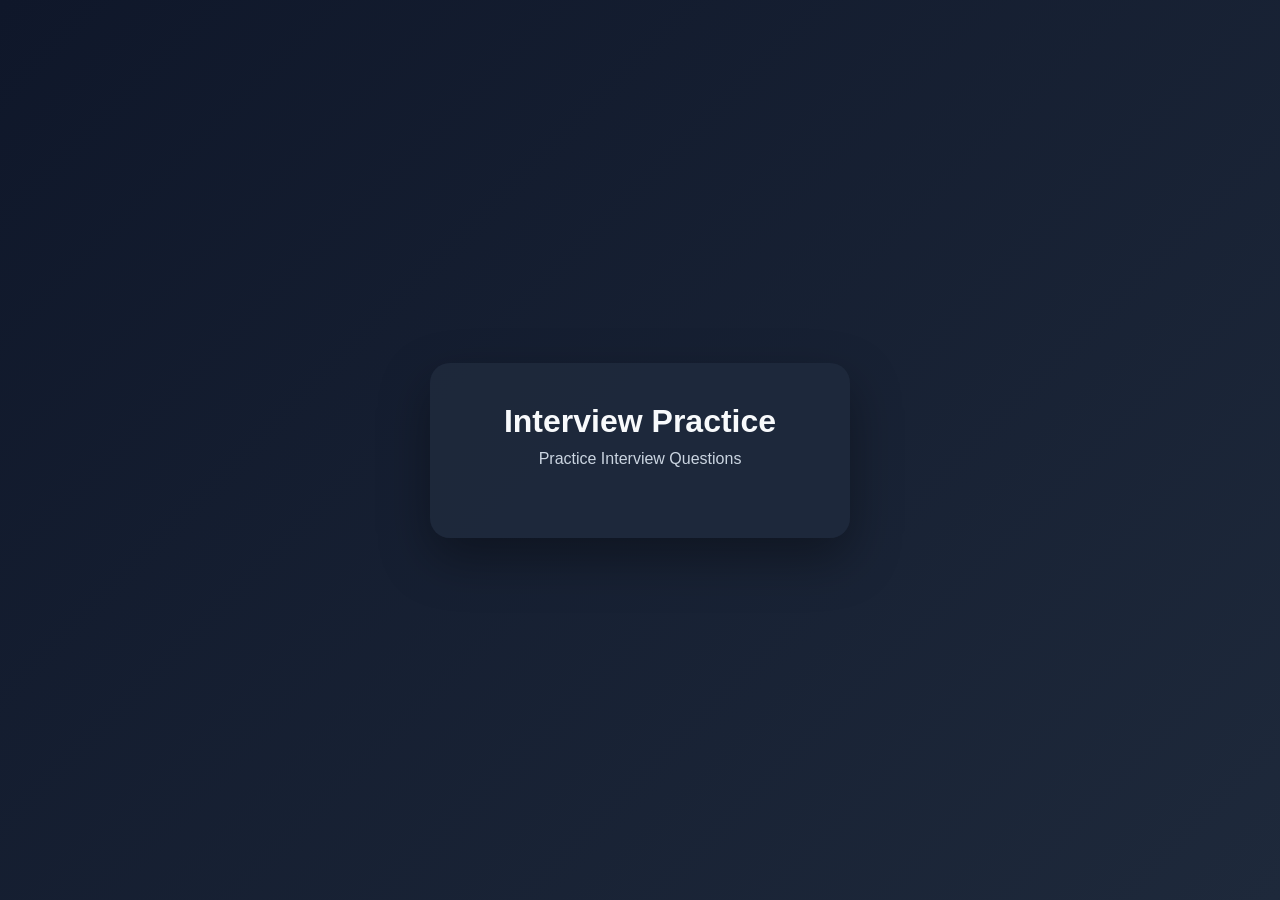
<file: index.html>
<!DOCTYPE html>
<html lang="en">
<head>
    <meta charset="UTF-8">
    <meta name="viewport" content="width=device-width, initial-scale=1.0">
    <title>Laravel Interview Practice</title>

    <link rel="stylesheet" href="assets/css/main.css">

    <script src="https://ajax.googleapis.com/ajax/libs/jquery/3.7.1/jquery.min.js"></script>
    <script src="https://accounts.google.com/gsi/client" async defer></script>
</head>
<body>

    <div class="login-wrapper">
        <div class="login-container">
            <h1>Interview Practice</h1>
            <p>Practice Interview Questions</p>

            <div id="g_id_onload"
                data-client_id="785483658298-77cl9ol3von72pr7kbojphfdve2kfpb7.apps.googleusercontent.com"
                data-callback="handleCredentialResponse">
            </div>

            <div class="google-login">
                <div class="g_id_signin"
                    data-type="standard"
                    data-shape="pill"
                    data-theme="outline"
                    data-text="signin_with"
                    data-size="large"
                    data-logo_alignment="left">
                </div>
            </div>
        </div>
    </div>

    <script src="assets/js/auth.js"></script>
</body>
</html>
</file>
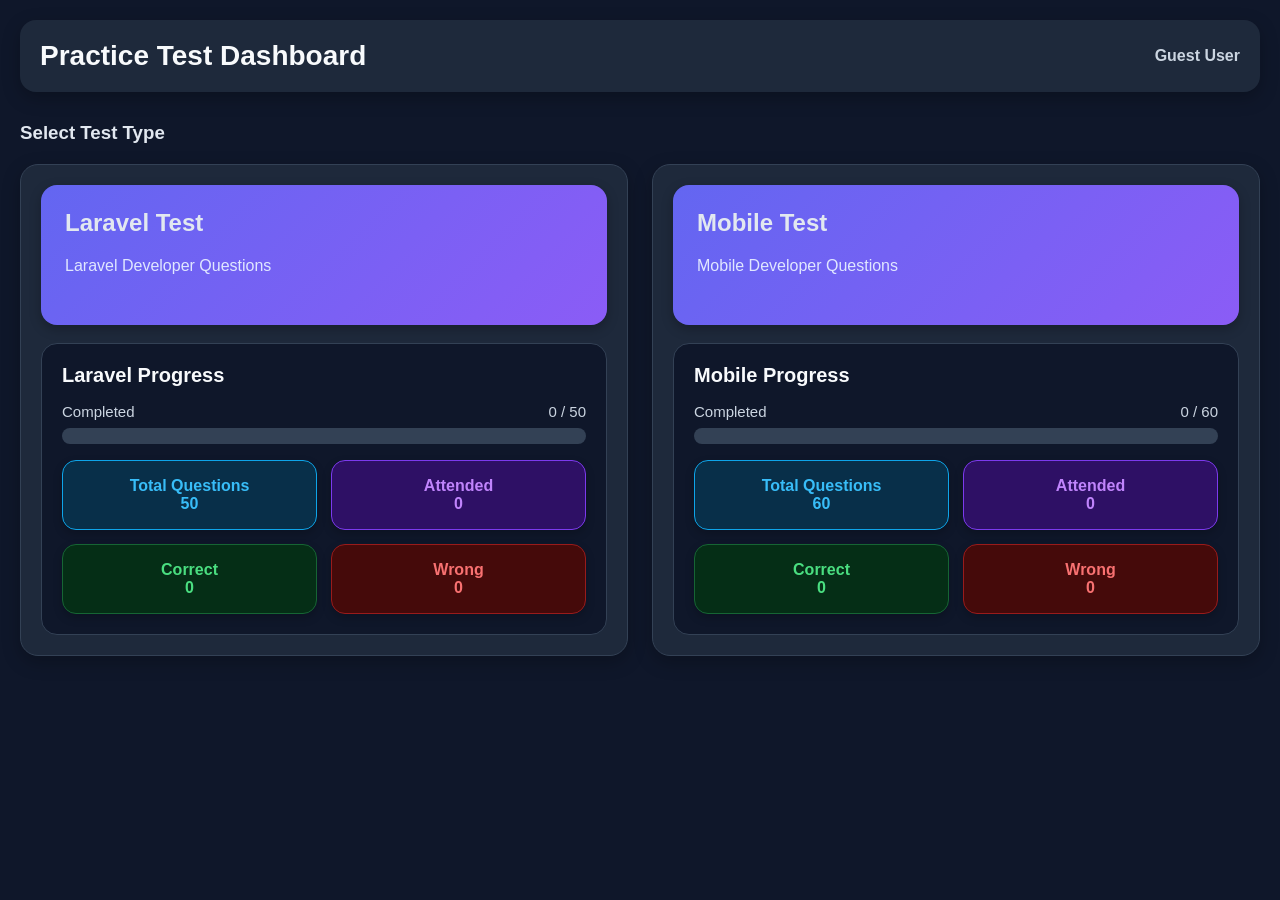
<file: dashboard.html>
<!DOCTYPE html>
<html lang="en">
<head>
  <meta charset="UTF-8" />
  <meta name="viewport" content="width=device-width, initial-scale=1.0"/>
  <title>Dashboard</title>
  <script src="https://ajax.googleapis.com/ajax/libs/jquery/3.7.1/jquery.min.js"></script>
  <style>
    body {
      margin: 0;
      padding: 20px;
      font-family: Arial, sans-serif;
      background: #0f172a;
      color: #f8fafc;
      box-sizing: border-box;
    }

    *,
    *::before,
    *::after {
      box-sizing: border-box;
    }

    .header {
      display: flex;
      justify-content: space-between;
      align-items: center;
      margin-bottom: 30px;
      padding: 20px;
      border-radius: 16px;
      background: #1e293b;
      box-shadow: 0 6px 18px rgba(0,0,0,0.25);
      gap: 12px;
      flex-wrap: wrap;
    }

    .header h2 {
      margin: 0;
      color: #f8fafc;
      font-size: 28px;
    }

    #userName {
      font-size: 16px;
      color: #cbd5e1;
      font-weight: bold;
    }

    #testTypeSection h3 {
      color: #e2e8f0;
      margin-bottom: 20px;
    }

    .test-types {
      display: grid;
      grid-template-columns: repeat(auto-fit, minmax(420px, 1fr));
      gap: 24px;
      margin-top: 20px;
      align-items: stretch;
    }

    .test-wrapper {
      display: flex;
      flex-direction: column;
      gap: 18px;
      background: #1e293b;
      border-radius: 18px;
      padding: 20px;
      box-shadow: 0 6px 18px rgba(0,0,0,0.25);
      border: 1px solid #334155;
    }

    .card {
      width: 100%;
      min-height: 140px;
      padding: 24px;
      border-radius: 16px;
      background: linear-gradient(135deg, #6366f1, #8b5cf6);
      box-shadow: 0 4px 12px rgba(0,0,0,0.25);
      cursor: pointer;
      transition: 0.3s;
      color: #fff;
    }

    .card:hover {
      transform: translateY(-5px);
    }

    .card h3 {
      margin-top: 0;
      margin-bottom: 10px;
      font-size: 24px;
    }

    .card p {
      margin: 0;
      font-size: 16px;
      color: #e0e7ff;
    }

    .progress-card {
      width: 100%;
      background: #0f172a;
      border-radius: 16px;
      padding: 20px;
      border: 1px solid #334155;
    }

    .progress-title {
      font-size: 20px;
      font-weight: bold;
      color: #f8fafc;
      margin-bottom: 16px;
    }

    .progress-label {
      display: flex;
      justify-content: space-between;
      margin-bottom: 8px;
      font-size: 15px;
      color: #cbd5e1;
      gap: 10px;
      flex-wrap: wrap;
    }

    .progress-bar {
      width: 100%;
      height: 16px;
      background: #334155;
      border-radius: 10px;
      overflow: hidden;
      margin-bottom: 16px;
    }

    .progress-fill {
      height: 100%;
      background: linear-gradient(90deg, #22c55e, #3b82f6);
      border-radius: 10px;
      transition: width 0.4s ease;
      width: 0%;
    }

    .stats-grid {
      display: grid;
      grid-template-columns: repeat(2, 1fr);
      gap: 14px;
      margin-top: 10px;
    }

    .stat-card {
      border-radius: 14px;
      padding: 16px;
      text-align: center;
      font-weight: bold;
      font-size: 16px;
      box-shadow: 0 4px 10px rgba(0,0,0,0.2);
    }

    .stat-card.correct {
      background: #052e16;
      color: #4ade80;
      border: 1px solid #166534;
    }

    .stat-card.wrong {
      background: #450a0a;
      color: #f87171;
      border: 1px solid #991b1b;
    }

    .stat-card.total {
      background: #082f49;
      color: #38bdf8;
      border: 1px solid #0ea5e9;
    }

    .stat-card.attended {
      background: #2e1065;
      color: #c084fc;
      border: 1px solid #7c3aed;
    }

    @media (max-width: 768px) {
      body {
        padding: 14px;
      }

      .header {
        flex-direction: column;
        align-items: flex-start;
        padding: 16px;
      }

      .header h2 {
        font-size: 24px;
      }

      .test-types {
        grid-template-columns: 1fr;
        gap: 18px;
      }

      .test-wrapper {
        padding: 16px;
      }

      .card {
        padding: 20px;
        min-height: auto;
      }

      .card h3 {
        font-size: 20px;
      }

      .card p {
        font-size: 15px;
      }

      .progress-card {
        padding: 16px;
      }

      .stats-grid {
        grid-template-columns: 1fr 1fr;
        gap: 12px;
      }
    }

    @media (max-width: 480px) {
      body {
        padding: 10px;
      }

      .header {
        padding: 14px;
        margin-bottom: 20px;
        border-radius: 12px;
      }

      .header h2 {
        font-size: 20px;
      }

      #testTypeSection h3 {
        font-size: 18px;
        margin-bottom: 14px;
      }

      .test-wrapper {
        padding: 12px;
        gap: 14px;
        border-radius: 14px;
      }

      .card {
        padding: 16px;
        border-radius: 12px;
      }

      .card h3 {
        font-size: 18px;
        margin-bottom: 8px;
      }

      .card p {
        font-size: 14px;
        line-height: 1.5;
      }

      .progress-card {
        padding: 14px;
        border-radius: 12px;
      }

      .progress-title {
        font-size: 17px;
      }

      .progress-label {
        font-size: 13px;
        flex-direction: column;
        align-items: flex-start;
      }

      .progress-bar {
        height: 14px;
      }

      .stats-grid {
        grid-template-columns: 1fr;
      }

      .stat-card {
        padding: 14px;
        font-size: 14px;
      }
    }
  </style>
</head>
<body>

  <div class="header">
    <h2>Practice Test Dashboard</h2>
    <div id="userName"></div>
  </div>

  <div id="testTypeSection">
    <h3>Select Test Type</h3>
    <div class="test-types">

      <div class="test-wrapper">
        <div class="card test-card" data-test="laravel">
          <h3>Laravel Test</h3>
          <p>Laravel Developer Questions</p>
        </div>

        <div class="progress-card">
          <div class="progress-title">Laravel Progress</div>
          <div class="progress-label">
            <span>Completed</span>
            <span id="laravelProgressText">0 / 0</span>
          </div>
          <div class="progress-bar">
            <div class="progress-fill" id="laravelProgressBar"></div>
          </div>

          <div class="stats-grid">
            <div class="stat-card total">
              Total Questions<br>
              <span id="laravelTotal">0</span>
            </div>
            <div class="stat-card attended">
              Attended<br>
              <span id="laravelAttended">0</span>
            </div>
            <div class="stat-card correct">
              Correct<br>
              <span id="laravelCorrect">0</span>
            </div>
            <div class="stat-card wrong">
              Wrong<br>
              <span id="laravelWrong">0</span>
            </div>
          </div>
        </div>
      </div>

      <div class="test-wrapper">
        <div class="card test-card" data-test="ios">
          <h3>Mobile Test</h3>
          <p>Mobile Developer Questions</p>
        </div>

        <div class="progress-card">
          <div class="progress-title">Mobile Progress</div>
          <div class="progress-label">
            <span>Completed</span>
            <span id="iosProgressText">0 / 0</span>
          </div>
          <div class="progress-bar">
            <div class="progress-fill" id="iosProgressBar"></div>
          </div>

          <div class="stats-grid">
            <div class="stat-card total">
              Total Questions<br>
              <span id="iosTotal">0</span>
            </div>
            <div class="stat-card attended">
              Attended<br>
              <span id="iosAttended">0</span>
            </div>
            <div class="stat-card correct">
              Correct<br>
              <span id="iosCorrect">0</span>
            </div>
            <div class="stat-card wrong">
              Wrong<br>
              <span id="iosWrong">0</span>
            </div>
          </div>
        </div>
      </div>

    </div>
  </div>

  <script>
    $(document).ready(function () {
      const user = JSON.parse(localStorage.getItem("user"));

      if (user && user.name) {
        $("#userName").text(user.name);
      } else {
        $("#userName").text("Guest User");
      }

      function getNumber(key) {
        return parseInt(localStorage.getItem(key)) || 0;
      }

      function getModuleStats(moduleName) {
        const basicCorrect = getNumber(moduleName + "_correct_basic");
        const basicWrong = getNumber(moduleName + "_wrong_basic");

        const mediumCorrect = getNumber(moduleName + "_correct_medium");
        const mediumWrong = getNumber(moduleName + "_wrong_medium");

        const hardCorrect = getNumber(moduleName + "_correct_hard");
        const hardWrong = getNumber(moduleName + "_wrong_hard");

        const correct = basicCorrect + mediumCorrect + hardCorrect;
        const wrong = basicWrong + mediumWrong + hardWrong;
        const attended = correct + wrong;

        return {
          correct: correct,
          wrong: wrong,
          attended: attended
        };
      }

      function updateProgress(prefix, data) {
        const total = data.total || 0;
        const attended = data.attended || 0;
        const correct = data.correct || 0;
        const wrong = data.wrong || 0;
        const percentage = total > 0 ? (attended / total) * 100 : 0;

        $("#" + prefix + "Total").text(total);
        $("#" + prefix + "Attended").text(attended);
        $("#" + prefix + "Correct").text(correct);
        $("#" + prefix + "Wrong").text(wrong);
        $("#" + prefix + "ProgressText").text(attended + " / " + total);
        $("#" + prefix + "ProgressBar").css("width", percentage + "%");
      }

      function loadQuestionCount(filePath, prefix, moduleName) {
        $.getJSON(filePath, function (questions) {
          const totalQuestions = Array.isArray(questions) ? questions.length : 0;
          const stats = getModuleStats(moduleName);

          updateProgress(prefix, {
            total: totalQuestions,
            attended: stats.attended,
            correct: stats.correct,
            wrong: stats.wrong
          });
        }).fail(function () {
          console.error("Failed to load " + filePath);

          const stats = getModuleStats(moduleName);

          updateProgress(prefix, {
            total: 0,
            attended: stats.attended,
            correct: stats.correct,
            wrong: stats.wrong
          });
        });
      }

      loadQuestionCount("assets/data/laravel_questions_500.json", "laravel", "laravel");
      loadQuestionCount("assets/data/ios_questions.json", "ios", "mobile");

      $(".test-card").on("click", function () {
        const testType = $(this).data("test");

        if (testType === "laravel") {
          window.location.href = "laravel.html";
        } else if (testType === "ios") {
          window.location.href = "mobile.html";
        }
      });
    });
  </script>

</body>
</html>
</file>
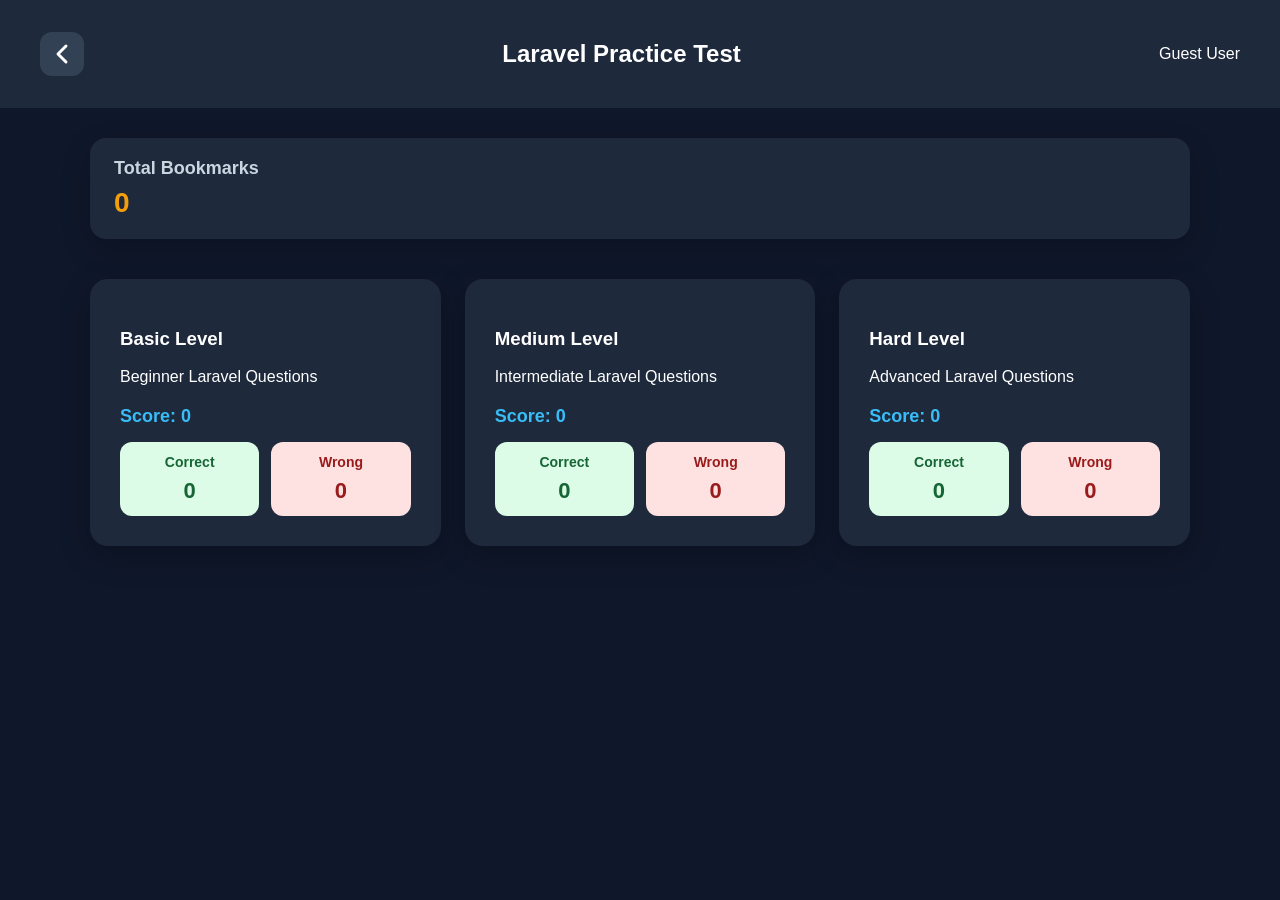
<file: laravel.html>
<!DOCTYPE html>
<html>
<head>
  <title>Dashboard</title>
  <link rel="stylesheet" href="assets/css/dashboard.css">
  <script src="https://ajax.googleapis.com/ajax/libs/jquery/3.7.1/jquery.min.js"></script>
  <meta name="viewport" content="width=device-width, initial-scale=1.0">

  <style>
    .result-box {
      display: flex;
      gap: 12px;
      margin-top: 15px;
      flex-wrap: wrap;
    }
    
    .mini-card {
      flex: 1;
      min-width: 110px;
      padding: 12px;
      border-radius: 12px;
      text-align: center;
    }
    
    .mini-card h4 {
      margin: 0 0 8px;
      font-size: 14px;
    }
    
    .mini-card p {
      margin: 0;
      font-size: 22px;
      font-weight: bold;
    }
    
    .correct-card {
      background: #dcfce7;
      color: #166534;
    }
    
    .wrong-card {
      background: #fee2e2;
      color: #991b1b;
    }
    </style>
    
</head>
<body>

<div class="header">
    <button id="backToDashboard" class="icon-btn" title="Back">
        <svg class="icon" viewBox="0 0 24 24" fill="none">
          <path d="M15 18l-6-6 6-6" stroke="currentColor" stroke-width="2.2" stroke-linecap="round" stroke-linejoin="round"/>
        </svg>
      </button>
      
      <h2>Laravel Practice Test</h2>
  <div id="userName"></div>
</div>

<div class="summary-bar">
  <div class="summary-card">
    <h4>Total Bookmarks</h4>
    <p id="bookmarkCount">0</p>
  </div>
</div>

<div class="levels">
    <div class="card" data-level="basic">
      <h3>Basic Level</h3>
      <p>Beginner Laravel Questions</p>
      <div class="level-score">Score: <span id="basicScore">0</span></div>
  
      <div class="result-box">
        <div class="mini-card correct-card">
          <h4>Correct</h4>
          <p id="basicCorrect">0</p>
        </div>
        <div class="mini-card wrong-card">
          <h4>Wrong</h4>
          <p id="basicWrong">0</p>
        </div>
      </div>
    </div>
  
    <div class="card" data-level="medium">
      <h3>Medium Level</h3>
      <p>Intermediate Laravel Questions</p>
      <div class="level-score">Score: <span id="mediumScore">0</span></div>
  
      <div class="result-box">
        <div class="mini-card correct-card">
          <h4>Correct</h4>
          <p id="mediumCorrect">0</p>
        </div>
        <div class="mini-card wrong-card">
          <h4>Wrong</h4>
          <p id="mediumWrong">0</p>
        </div>
      </div>
    </div>
  
    <div class="card" data-level="hard">
      <h3>Hard Level</h3>
      <p>Advanced Laravel Questions</p>
      <div class="level-score">Score: <span id="hardScore">0</span></div>
  
      <div class="result-box">
        <div class="mini-card correct-card">
          <h4>Correct</h4>
          <p id="hardCorrect">0</p>
        </div>
        <div class="mini-card wrong-card">
          <h4>Wrong</h4>
          <p id="hardWrong">0</p>
        </div>
      </div>
    </div>
  </div>

  <script>
    const user = JSON.parse(localStorage.getItem("user"));
    const bookmarks = JSON.parse(localStorage.getItem("laravel_bookmarks")) || [];
    
    if (user && user.name) {
      $("#userName").text(user.name);
    } else {
      $("#userName").text("Guest User");
    }
    
    $("#basicScore").text(localStorage.getItem("laravel_score_basic") || 0);
    $("#mediumScore").text(localStorage.getItem("laravel_score_medium") || 0);
    $("#hardScore").text(localStorage.getItem("laravel_score_hard") || 0);
    
    $("#basicCorrect").text(localStorage.getItem("laravel_correct_basic") || 0);
    $("#basicWrong").text(localStorage.getItem("laravel_wrong_basic") || 0);
    
    $("#mediumCorrect").text(localStorage.getItem("laravel_correct_medium") || 0);
    $("#mediumWrong").text(localStorage.getItem("laravel_wrong_medium") || 0);
    
    $("#hardCorrect").text(localStorage.getItem("laravel_correct_hard") || 0);
    $("#hardWrong").text(localStorage.getItem("laravel_wrong_hard") || 0);
    
    $("#bookmarkCount").text(bookmarks.length);
    
    $(".card").click(function () {
      let level = $(this).data("level");
      localStorage.setItem("laravel_level", level);
      window.location = "practice.html";
    });
    
    $("#backToDashboard").click(function () {
      window.location.href = "dashboard.html";
    });
    </script>

</body>
</html>
</file>
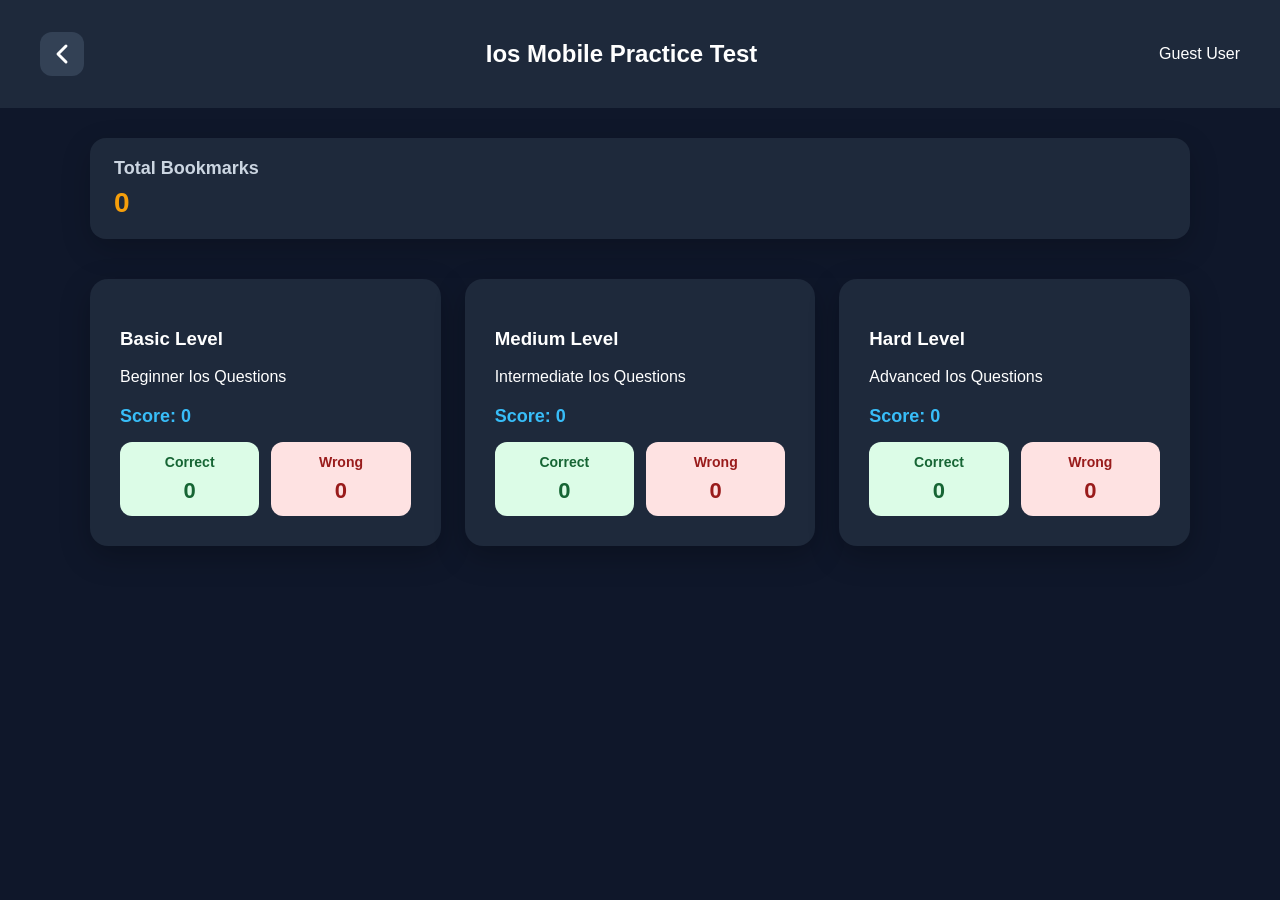
<file: mobile.html>
<!DOCTYPE html>
<html>
<head>
  <title>Dashboard</title>
  <link rel="stylesheet" href="assets/css/dashboard.css">
  <script src="https://ajax.googleapis.com/ajax/libs/jquery/3.7.1/jquery.min.js"></script>
  <meta name="viewport" content="width=device-width, initial-scale=1.0">

  <style>
    .result-box {
  display: flex;
  gap: 12px;
  margin-top: 15px;
  flex-wrap: wrap;
}

.mini-card {
  flex: 1;
  min-width: 110px;
  padding: 12px;
  border-radius: 12px;
  text-align: center;
}

.mini-card h4 {
  margin: 0 0 8px;
  font-size: 14px;
}

.mini-card p {
  margin: 0;
  font-size: 22px;
  font-weight: bold;
}

.correct-card {
  background: #dcfce7;
  color: #166534;
}

.wrong-card {
  background: #fee2e2;
  color: #991b1b;
}
  </style>
</head>
<body>

<div class="header">
  <button id="backToDashboard" class="icon-btn" title="Back">
    <svg class="icon" viewBox="0 0 24 24" fill="none">
      <path d="M15 18l-6-6 6-6" stroke="currentColor" stroke-width="2.2" stroke-linecap="round" stroke-linejoin="round"/>
    </svg>
  </button>
      
  <h2>Ios Mobile Practice Test</h2>
  <div id="userName"></div>
</div>

<div class="summary-bar">
  <div class="summary-card">
    <h4>Total Bookmarks</h4>
    <p id="bookmarkCount">0</p>
  </div>
</div>

<div class="levels">
  <div class="card" data-level="basic">
    <h3>Basic Level</h3>
    <p>Beginner Ios Questions</p>
    <div class="level-score">Score: <span id="basicScore">0</span></div>

    <div class="result-box">
      <div class="mini-card correct-card">
        <h4>Correct</h4>
        <p id="basicCorrect">0</p>
      </div>
      <div class="mini-card wrong-card">
        <h4>Wrong</h4>
        <p id="basicWrong">0</p>
      </div>
    </div>
  </div>

  <div class="card" data-level="medium">
    <h3>Medium Level</h3>
    <p>Intermediate Ios Questions</p>
    <div class="level-score">Score: <span id="mediumScore">0</span></div>

    <div class="result-box">
      <div class="mini-card correct-card">
        <h4>Correct</h4>
        <p id="mediumCorrect">0</p>
      </div>
      <div class="mini-card wrong-card">
        <h4>Wrong</h4>
        <p id="mediumWrong">0</p>
      </div>
    </div>
  </div>

  <div class="card" data-level="hard">
    <h3>Hard Level</h3>
    <p>Advanced Ios Questions</p>
    <div class="level-score">Score: <span id="hardScore">0</span></div>

    <div class="result-box">
      <div class="mini-card correct-card">
        <h4>Correct</h4>
        <p id="hardCorrect">0</p>
      </div>
      <div class="mini-card wrong-card">
        <h4>Wrong</h4>
        <p id="hardWrong">0</p>
      </div>
    </div>
  </div>
</div>

<script>
  const user = JSON.parse(localStorage.getItem("user"));
  const bookmarks = JSON.parse(localStorage.getItem("mobile_bookmarks")) || [];

  if (user && user.name) {
    $("#userName").text(user.name);
  } else {
    $("#userName").text("Guest User");
  }

  $("#basicScore").text(localStorage.getItem("mobile_score_basic") || 0);
  $("#mediumScore").text(localStorage.getItem("mobile_score_medium") || 0);
  $("#hardScore").text(localStorage.getItem("mobile_score_hard") || 0);

  $("#basicCorrect").text(localStorage.getItem("mobile_correct_basic") || 0);
  $("#basicWrong").text(localStorage.getItem("mobile_wrong_basic") || 0);

  $("#mediumCorrect").text(localStorage.getItem("mobile_correct_medium") || 0);
  $("#mediumWrong").text(localStorage.getItem("mobile_wrong_medium") || 0);

  $("#hardCorrect").text(localStorage.getItem("mobile_correct_hard") || 0);
  $("#hardWrong").text(localStorage.getItem("mobile_wrong_hard") || 0);

  $("#bookmarkCount").text(bookmarks.length);

  $(".card").click(function () {
    let level = $(this).data("level");
    localStorage.setItem("mobile_level", level);
    window.location = "mobile_practice.html";
  });

  $("#backToDashboard").click(function () {
    window.location.href = "dashboard.html";
  });
</script>

</body>
</html>
</file>
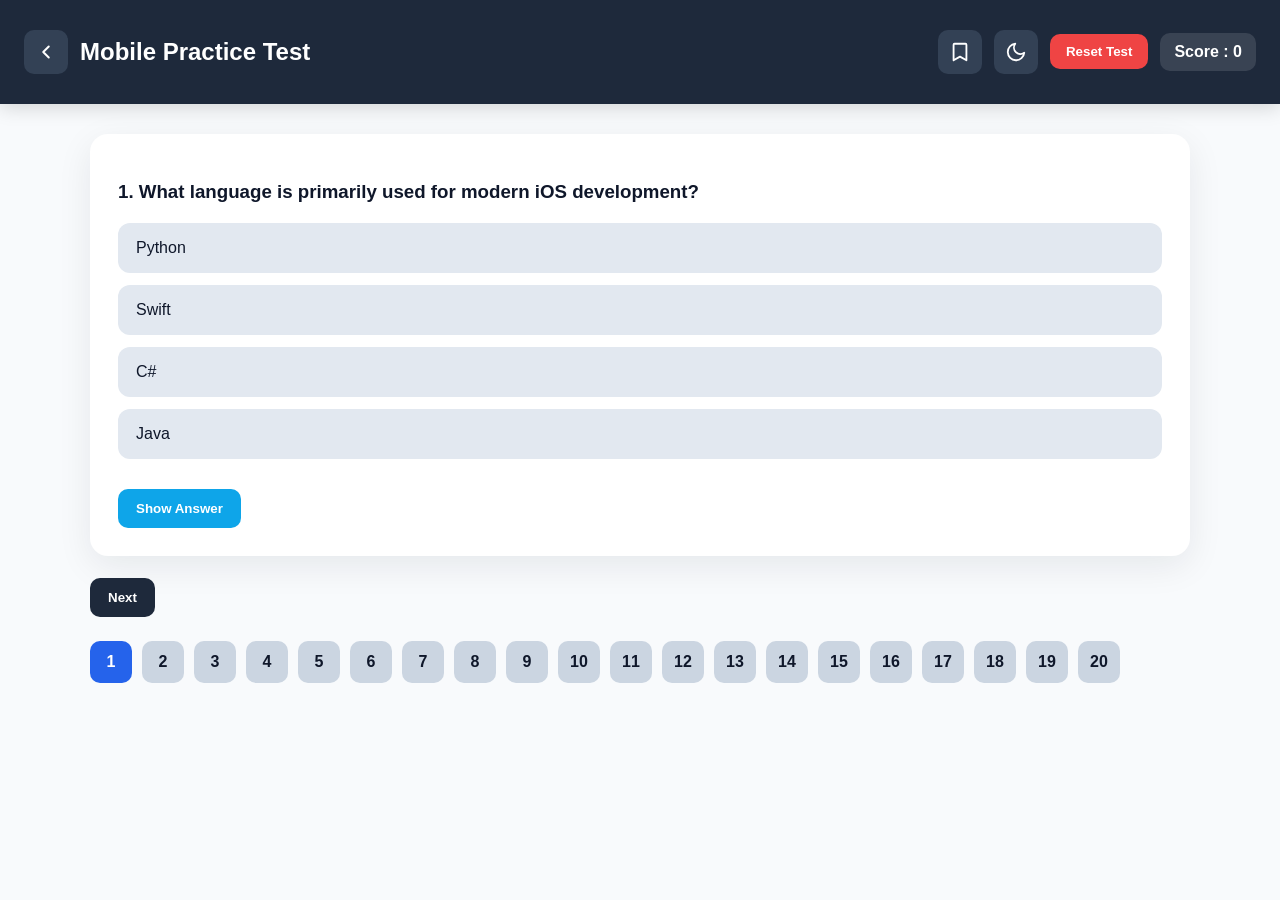
<file: mobile_practice.html>
<!DOCTYPE html>
<html>
<head>
  <title>Practice</title>

  <link rel="stylesheet" href="assets/css/main.css">
  <link rel="stylesheet" href="assets/css/practice.css">

  <script src="https://ajax.googleapis.com/ajax/libs/jquery/3.7.1/jquery.min.js"></script>
  <meta name="viewport" content="width=device-width, initial-scale=1.0">
</head>
<body>

<div class="topbar">
  <div class="topbar-left">
    <button id="backToDashboard" class="icon-btn" title="Back">
      <svg class="icon" viewBox="0 0 24 24" fill="none">
        <path d="M15 18l-6-6 6-6" stroke="currentColor" stroke-width="2.2" stroke-linecap="round" stroke-linejoin="round"/>
      </svg>
    </button>

    <h2 id="headerName">Mobile Practice Test</h2>
  </div>

  <div class="controls">
    <button id="bookmarkBtn" class="icon-btn" title="Bookmark">
      <svg class="icon" viewBox="0 0 24 24" fill="none">
        <path d="M6 3h12a1 1 0 0 1 1 1v17l-7-4-7 4V4a1 1 0 0 1 1-1z"
              stroke="currentColor" stroke-width="2" stroke-linecap="round" stroke-linejoin="round"/>
      </svg>
    </button>

    <button id="darkMode" class="icon-btn" title="Dark Mode">
      <svg class="icon" viewBox="0 0 24 24" fill="none">
        <path d="M21 12.8A9 9 0 1 1 11.2 3 7 7 0 0 0 21 12.8z"
              stroke="currentColor" stroke-width="2" stroke-linecap="round" stroke-linejoin="round"/>
      </svg>
    </button>

    <button id="resetTest" class="reset-btn">Reset Test</button>

    <div class="score-box">Score : <span id="score">0</span></div>
  </div>
</div>

<div class="container">
  <div id="questionContainer"></div>

  <div class="navButtons">
    <button id="prev">Previous</button>
    <button id="next">Next</button>
  </div>

  <div id="navigation"></div>
</div>

<script src="assets/js/mobile.js"></script>
</body>
</html>
</file>
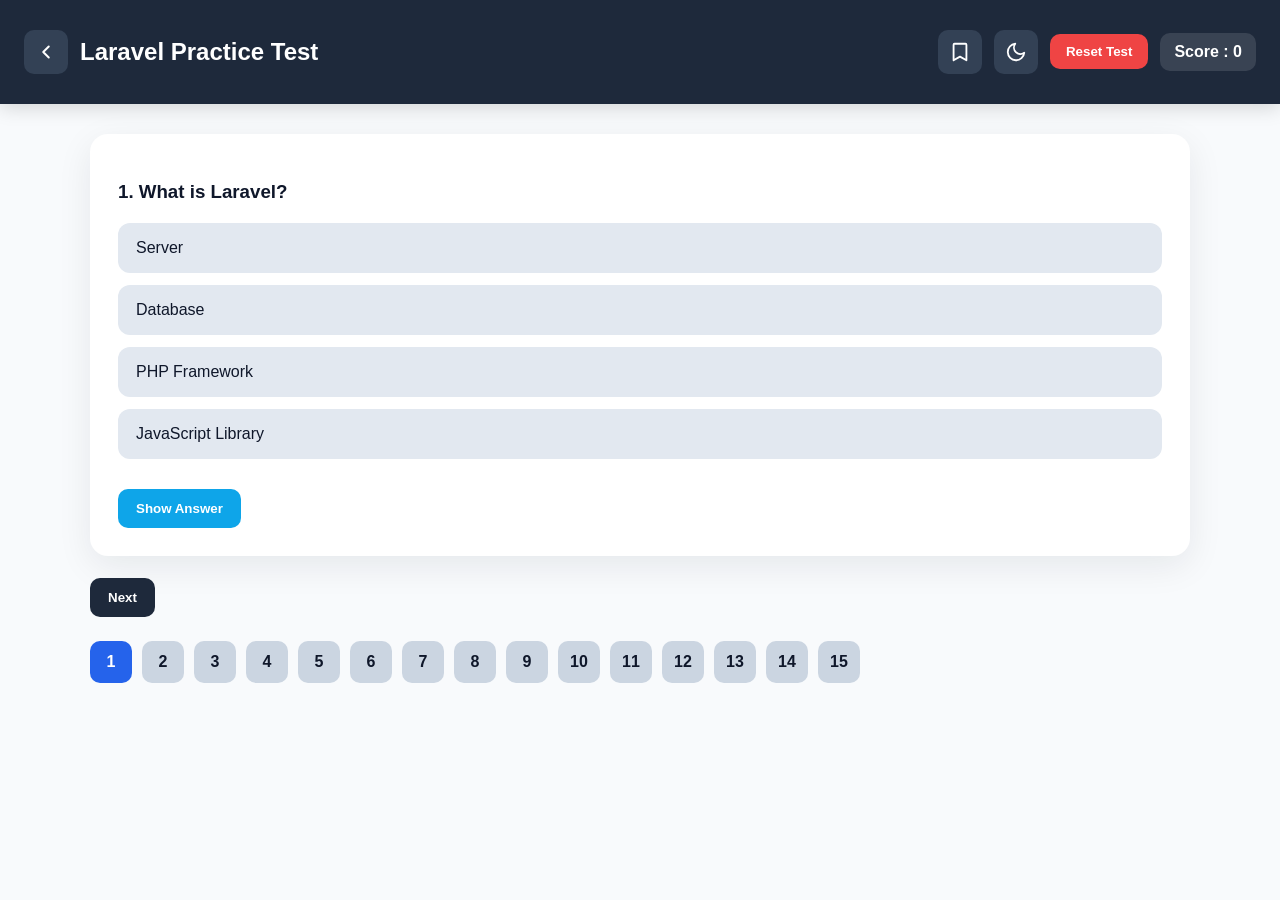
<file: practice.html>
<!DOCTYPE html>
<html>
<head>
  <title>Practice</title>

  <link rel="stylesheet" href="assets/css/main.css">
  <link rel="stylesheet" href="assets/css/practice.css">

  <script src="https://ajax.googleapis.com/ajax/libs/jquery/3.7.1/jquery.min.js"></script>
  <meta name="viewport" content="width=device-width, initial-scale=1.0">
  
</head>
<body>

<div class="topbar">
  <div class="topbar-left">
    <button id="backToDashboard" class="icon-btn" title="Back">
      <svg class="icon" viewBox="0 0 24 24" fill="none">
        <path d="M15 18l-6-6 6-6" stroke="currentColor" stroke-width="2.2" stroke-linecap="round" stroke-linejoin="round"/>
      </svg>
    </button>

    <h2 id="headerName">Laravel Practice Test</h2>
  </div>

  <div class="controls">
    <button id="bookmarkBtn" class="icon-btn" title="Bookmark">
      <svg class="icon" viewBox="0 0 24 24" fill="none">
        <path d="M6 3h12a1 1 0 0 1 1 1v17l-7-4-7 4V4a1 1 0 0 1 1-1z"
              stroke="currentColor" stroke-width="2" stroke-linecap="round" stroke-linejoin="round"/>
      </svg>
    </button>

    <button id="darkMode" class="icon-btn" title="Dark Mode">
      <svg class="icon" viewBox="0 0 24 24" fill="none">
        <path d="M21 12.8A9 9 0 1 1 11.2 3 7 7 0 0 0 21 12.8z"
              stroke="currentColor" stroke-width="2" stroke-linecap="round" stroke-linejoin="round"/>
      </svg>
    </button>

    <button id="resetTest" class="reset-btn">Reset Test</button>

    <div class="score-box">Score : <span id="score">0</span></div>
  </div>
</div>

<div class="container">
  <div id="questionContainer"></div>

  <div class="navButtons">
    <button id="prev">Previous</button>
    <button id="next">Next</button>
  </div>

  <div id="navigation"></div>
</div>

<script src="assets/js/practice.js"></script>
</body>
</html>
</file>
<file: assets/css/main.css>
* {
    box-sizing: border-box;
  }
  
  body {
    margin: 0;
    font-family: 'Inter', sans-serif;
    background: linear-gradient(135deg, #0f172a, #1e293b);
    color: white;
    min-height: 100vh;
  }
  
  .login-wrapper {
    min-height: 100vh;
    display: flex;
    align-items: center;
    justify-content: center;
    padding: 20px;
  }
  
  .login-container {
    width: 100%;
    max-width: 420px;
    background: rgba(30, 41, 59, 0.95);
    padding: 40px 30px;
    border-radius: 20px;
    text-align: center;
    box-shadow: 0 20px 50px rgba(0, 0, 0, 0.35);
  }
  
  .login-container h1 {
    margin: 0 0 10px;
    font-size: 32px;
    font-weight: 700;
    color: #f8fafc;
  }
  
  .login-container p {
    margin: 0 0 30px;
    font-size: 16px;
    color: #cbd5e1;
  }
  
  .google-login {
    display: flex;
    justify-content: center;
    align-items: center;
    width: 100%;
  }
  
  .google-login > div {
    display: flex;
    justify-content: center;
    width: 100%;
  }
  
  /* Tablet */
  @media (max-width: 992px) {
    .login-container {
      max-width: 400px;
      padding: 35px 25px;
    }
  }
  
  /* Mobile */
  @media (max-width: 768px) {
    .login-wrapper {
      padding: 16px;
    }
  
    .login-container {
      max-width: 100%;
      padding: 30px 20px;
      border-radius: 16px;
    }
  
    .login-container h1 {
      font-size: 28px;
    }
  
    .login-container p {
      font-size: 15px;
      margin-bottom: 24px;
    }
  }
  
  /* Small Mobile */
  @media (max-width: 480px) {
    .login-container {
      padding: 24px 16px;
    }
  
    .login-container h1 {
      font-size: 24px;
    }
  
    .login-container p {
      font-size: 14px;
    }
  }
  
  .submit-popup {
    position: fixed;
    top: 0;
    left: 0;
    width: 100%;
    height: 100%;
    background: rgba(0,0,0,0.65);
    display: flex;
    align-items: center;
    justify-content: center;
    z-index: 9999;
    padding: 20px;
    box-sizing: border-box;
  }
  
  .popup-box {
    background: #fff;
    color: #111827;
    width: 100%;
    max-width: 420px;
    padding: 30px 25px;
    border-radius: 20px;
    text-align: center;
    animation: popupZoom 0.3s ease;
    box-shadow: 0 15px 40px rgba(0,0,0,0.25);
  }
  
  body.dark .popup-box {
    background: #1e293b;
    color: #f8fafc;
  }
  
  .popup-emoji {
    font-size: 50px;
    margin-bottom: 10px;
  }
  
  .popup-box h2 {
    margin: 10px 0;
    font-size: 28px;
  }
  
  .popup-box p {
    font-size: 16px;
    line-height: 1.6;
    margin: 15px 0 25px;
  }
  
  #popupOkBtn {
    background: #2563eb;
    color: white;
    border: none;
    padding: 12px 24px;
    border-radius: 12px;
    cursor: pointer;
    font-size: 16px;
    font-weight: 600;
  }
  
  #popupOkBtn:hover {
    opacity: 0.9;
  }
  
  @keyframes popupZoom {
    from {
      transform: scale(0.8);
      opacity: 0;
    }
    to {
      transform: scale(1);
      opacity: 1;
    }
  }
</file>
<file: assets/css/dashboard.css>
* {
    box-sizing: border-box;
  }
  
  body {
    margin: 0;
    font-family: Arial, sans-serif;
    background: #0f172a;
    color: white;
  }
  
  .header {
    display: flex;
    justify-content: space-between;
    align-items: center;
    gap: 15px;
    padding: 20px 40px;
    background: #1e293b;
    flex-wrap: wrap;
  }
  
  .levels {
    width: 90%;
    max-width: 1100px;
    margin: 40px auto;
    display: grid;
    grid-template-columns: repeat(3, 1fr);
    gap: 24px;
  }
  
  .card {
    background: #1e293b;
    padding: 30px;
    border-radius: 18px;
    cursor: pointer;
    transition: 0.3s;
    box-shadow: 0 10px 30px rgba(0, 0, 0, 0.25);
  }
  
  .card:hover {
    transform: translateY(-8px);
    background: #334155;
  }
  
  .level-score {
    margin-top: 20px;
    font-size: 18px;
    font-weight: bold;
    color: #38bdf8;
  }
  
  .summary-bar {
    width: 90%;
    max-width: 1100px;
    margin: 30px auto 10px;
  }
  
  .summary-card {
    background: #1e293b;
    padding: 20px 24px;
    border-radius: 16px;
    box-shadow: 0 10px 30px rgba(0, 0, 0, 0.2);
  }
  
  .summary-card h4 {
    margin: 0 0 8px;
    color: #cbd5e1;
    font-size: 18px;
  }
  
  .summary-card p {
    margin: 0;
    font-size: 28px;
    font-weight: bold;
    color: #f59e0b;
  }
  
  .icon-btn {
    width: 44px;
    height: 44px;
    border: none;
    border-radius: 12px;
    background: #334155;
    color: white;
    cursor: pointer;
    display: flex;
    align-items: center;
    justify-content: center;
    transition: 0.25s;
    flex-shrink: 0;
  }
  
  .icon-btn:hover {
    transform: translateY(-2px);
    background: #475569;
  }
  
  .icon-btn.active {
    background: #f59e0b;
  }
  
  /* Tablet */
  @media (max-width: 992px) {
    .header {
      padding: 18px 24px;
    }
  
    .levels {
      grid-template-columns: repeat(2, 1fr);
      gap: 20px;
    }
  
    .card {
      padding: 24px;
    }
  }
  
  /* Mobile */
  @media (max-width: 768px) {
    .header {
      flex-direction: column;
      align-items: flex-start;
      padding: 16px 20px;
    }
  
    .levels {
      width: 92%;
      grid-template-columns: 1fr;
      margin: 24px auto;
      gap: 16px;
    }
  
    .card {
      padding: 20px;
      border-radius: 14px;
    }
  
    .summary-bar {
      width: 92%;
      margin: 20px auto 10px;
    }
  
    .summary-card {
      padding: 18px 20px;
      border-radius: 14px;
    }
  
    .summary-card h4 {
      font-size: 16px;
    }
  
    .summary-card p {
      font-size: 22px;
    }
  
    .level-score {
      font-size: 16px;
      margin-top: 14px;
    }
  
    .icon-btn {
      width: 40px;
      height: 40px;
      border-radius: 10px;
    }
  }
  
  /* Small Mobile */
  @media (max-width: 480px) {
    .header {
      padding: 14px 16px;
    }
  
    .card {
      padding: 16px;
    }
  
    .summary-card {
      padding: 16px;
    }
  
    .summary-card p {
      font-size: 20px;
    }
  }
</file>
<file: assets/css/practice.css>
* {
    box-sizing: border-box;
  }
  
  body {
    font-family: Arial, sans-serif;
    margin: 0;
    background: #f8fafc;
    color: #0f172a;
    transition: background 0.3s ease, color 0.3s ease;
  }
  
  body.dark {
    background: #0f172a;
    color: #f8fafc;
  }
  
  /* Topbar */
  .topbar {
    display: flex;
    justify-content: space-between;
    align-items: center;
    gap: 15px;
    padding: 18px 24px;
    background: #1e293b;
    color: #fff;
    box-shadow: 0 4px 18px rgba(0, 0, 0, 0.15);
    flex-wrap: wrap;
  }
  
  body.dark .topbar {
    background: #020617;
  }
  
  .topbar-left,
  .controls {
    display: flex;
    align-items: center;
    gap: 12px;
    flex-wrap: wrap;
  }
  
  .score-box {
    background: rgba(255, 255, 255, 0.12);
    padding: 10px 14px;
    border-radius: 10px;
    font-weight: 600;
  }
  
  .icon-btn,
  .reset-btn,
  .back-btn,
  .show-answer-btn,
  #prev,
  #next {
    border: none;
    outline: none;
    border-radius: 10px;
    cursor: pointer;
    font-weight: 600;
    transition: all 0.25s ease;
  }
  
  .icon-btn {
    width: 44px;
    height: 44px;
    background: #334155;
    color: #fff;
    display: flex;
    align-items: center;
    justify-content: center;
  }
  
  .icon-btn:hover {
    transform: translateY(-2px) scale(1.05);
    background: #475569;
  }
  
  .icon-btn.active {
    background: #f59e0b;
    color: #fff;
    box-shadow: 0 0 0 4px rgba(245, 158, 11, 0.2);
  }
  
  .icon {
    width: 22px;
    height: 22px;
  }
  
  .reset-btn {
    background: #ef4444;
    color: #fff;
    padding: 10px 16px;
  }
  
  .reset-btn:hover {
    background: #dc2626;
  }
  
  .back-btn {
    background: #2563eb;
    color: #fff;
    padding: 10px 16px;
  }
  
  .back-btn:hover {
    background: #1d4ed8;
  }
  
  /* Main container */
  .container {
    width: 92%;
    max-width: 1100px;
    margin: 30px auto;
  }
  
  .question-box {
    background: #fff;
    border-radius: 18px;
    padding: 28px;
    box-shadow: 0 10px 35px rgba(15, 23, 42, 0.08);
  }
  
  body.dark .question-box {
    background: #1e293b;
    box-shadow: 0 10px 35px rgba(0, 0, 0, 0.35);
  }
  
  .question-top {
    display: flex;
    align-items: center;
    gap: 14px;
    margin-bottom: 20px;
    flex-wrap: wrap;
  }
  
  /* Options */
  .options {
    margin-top: 20px;
  }
  
  .option {
    padding: 14px 16px;
    margin: 12px 0;
    background: #e2e8f0;
    border: 2px solid transparent;
    border-radius: 12px;
    cursor: pointer;
    transition: all 0.2s ease;
    word-wrap: break-word;
  }
  
  .option:hover {
    transform: translateX(4px);
    background: #cbd5e1;
  }
  
  body.dark .option {
    background: #334155;
    color: #fff;
  }
  
  body.dark .option:hover {
    background: #475569;
  }
  
  .option.correct {
    background: #22c55e !important;
    color: #fff;
    border-color: #16a34a;
  }
  
  .option.wrong {
    background: #ef4444 !important;
    color: #fff;
    border-color: #dc2626;
  }
  
  .option.answered {
    pointer-events: none;
  }
  
  /* Buttons */
  .show-answer-btn {
    background: #0ea5e9;
    color: #fff;
    padding: 12px 18px;
    margin-top: 18px;
  }
  
  .show-answer-btn:hover {
    background: #0284c7;
  }
  
  .answer-box {
    display: none;
    margin-top: 16px;
    padding: 14px 16px;
    border-radius: 12px;
    background: #dbeafe;
    color: #1e3a8a;
    font-weight: 600;
    line-height: 1.5;
  }
  
  body.dark .answer-box {
    background: #1e40af;
    color: #fff;
  }
  
  .navButtons {
    margin-top: 22px;
    display: flex;
    gap: 12px;
    flex-wrap: wrap;
  }
  
  #prev,
  #next {
    background: #1e293b;
    color: white;
    padding: 12px 18px;
  }
  
  #prev:hover,
  #next:hover {
    background: #334155;
  }
  
  /* Navigation */
  #navigation {
    margin-top: 24px;
    display: flex;
    flex-wrap: wrap;
    gap: 10px;
  }
  
  .navItem {
    width: 42px;
    height: 42px;
    border-radius: 10px;
    background: #cbd5e1;
    color: #0f172a;
    display: flex;
    align-items: center;
    justify-content: center;
    cursor: pointer;
    font-weight: 700;
    transition: all 0.25s ease;
  }
  
  .navItem:hover {
    transform: scale(1.08);
    background: #94a3b8;
  }
  
  .navItem.active {
    background: #2563eb;
    color: #fff;
  }
  
  .navItem.done-correct {
    background: #22c55e;
    color: #fff;
  }
  
  .navItem.done-wrong {
    background: #ef4444;
    color: #fff;
  }
  
  body.dark .navItem {
    background: #334155;
    color: #fff;
  }
  
  body.dark .navItem.active {
    background: #38bdf8;
    color: #082f49;
  }
  
  /* Tablet */
  @media (max-width: 992px) {
    .container {
      width: 94%;
    }
  
    .question-box {
      padding: 22px;
    }
  
    .topbar {
      padding: 16px 18px;
    }
  }
  
  /* Mobile */
  @media (max-width: 768px) {
    .topbar {
      flex-direction: column;
      align-items: stretch;
      text-align: center;
    }
  
    .topbar-left,
    .controls {
      justify-content: center;
    }
  
    .container {
      width: 95%;
      margin: 20px auto;
    }
  
    .question-box {
      padding: 18px;
      border-radius: 14px;
    }
  
    .question-top {
      flex-direction: column;
      align-items: stretch;
    }
  
    .back-btn,
    .show-answer-btn,
    #prev,
    #next,
    .reset-btn {
      width: 100%;
      text-align: center;
    }
  
    .navButtons {
      flex-direction: column;
    }
  
    .option {
      padding: 13px 14px;
      font-size: 15px;
    }
  
    .score-box {
      width: 100%;
      text-align: center;
    }
  
    .navItem {
      width: 38px;
      height: 38px;
      font-size: 14px;
    }
  }
  
  /* Small Mobile */
  @media (max-width: 480px) {
    .topbar {
      padding: 14px 12px;
    }
  
    .container {
      width: 96%;
    }
  
    .question-box {
      padding: 15px;
    }
  
    .option {
      font-size: 14px;
      padding: 12px;
    }
  
    .icon-btn {
      width: 40px;
      height: 40px;
    }
  
    .icon {
      width: 20px;
      height: 20px;
    }
  
    .navItem {
      width: 34px;
      height: 34px;
      border-radius: 8px;
      font-size: 13px;
    }
  }
</file>
